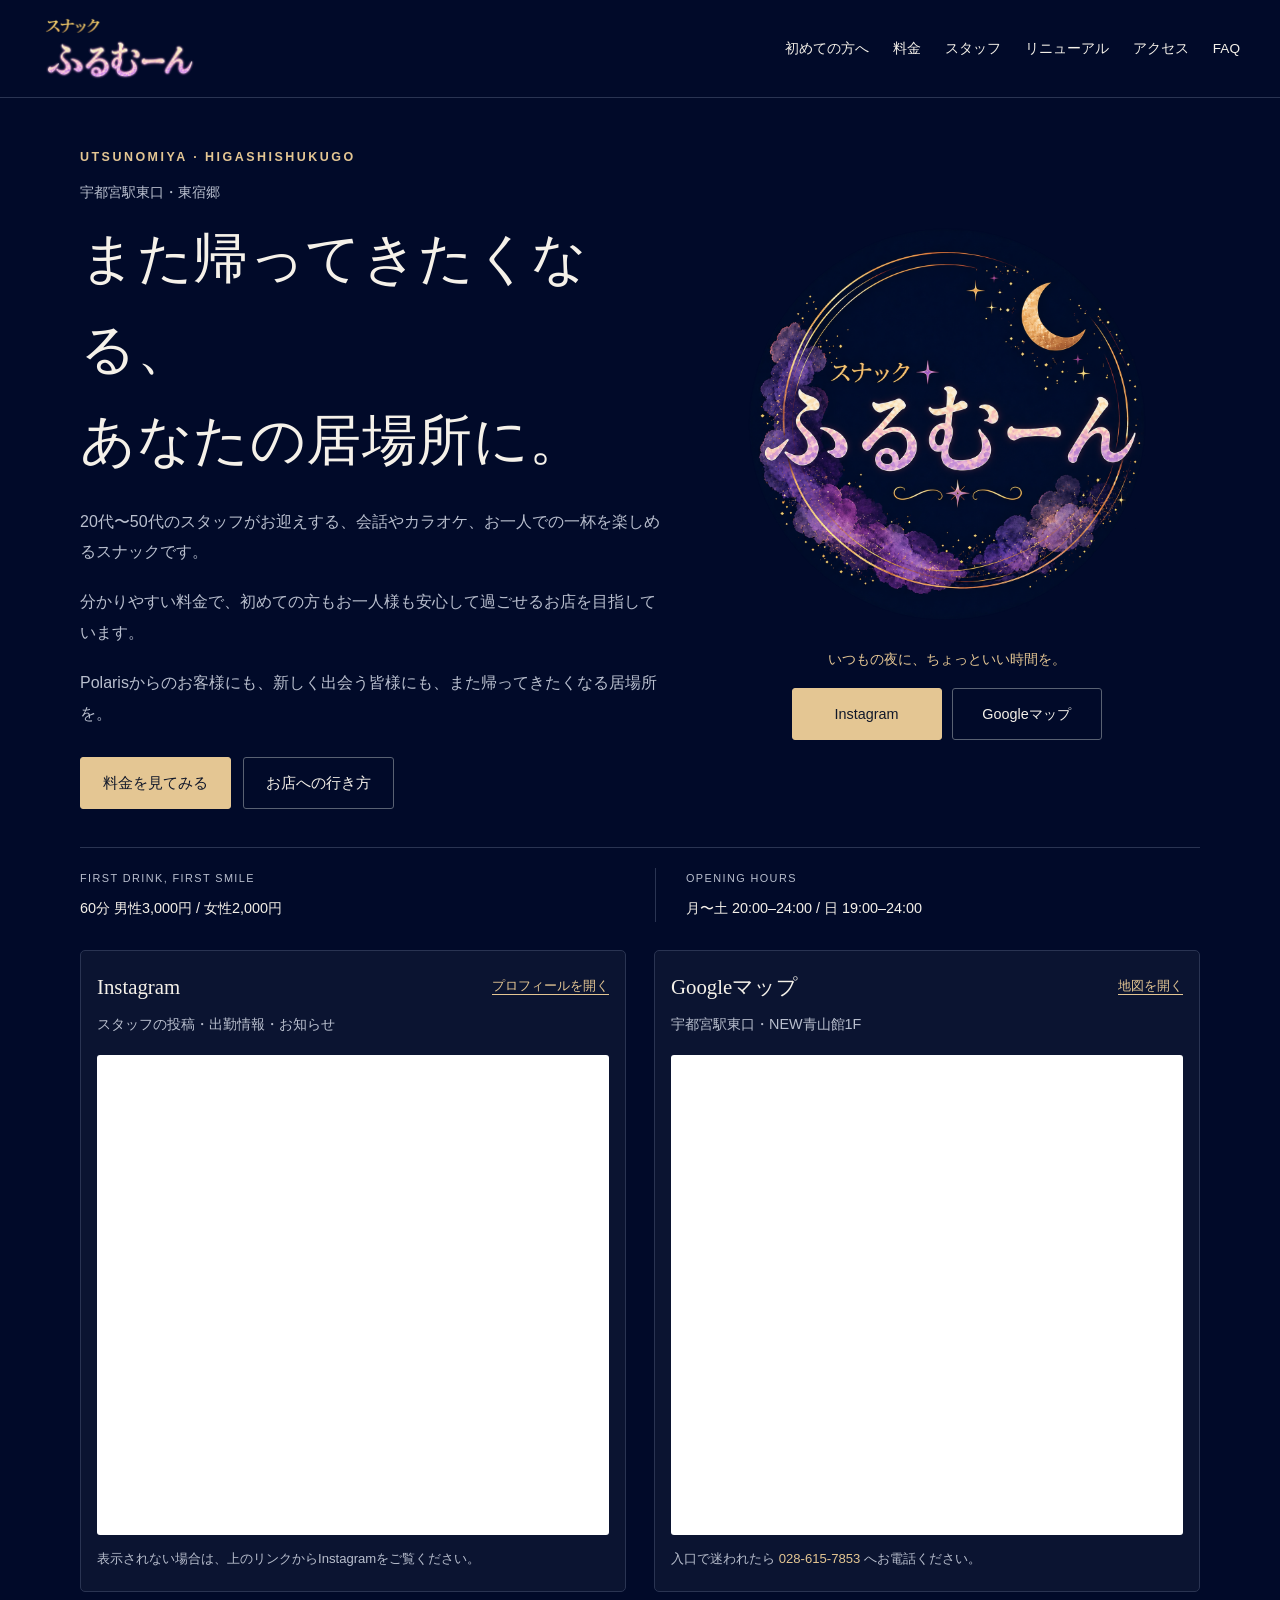
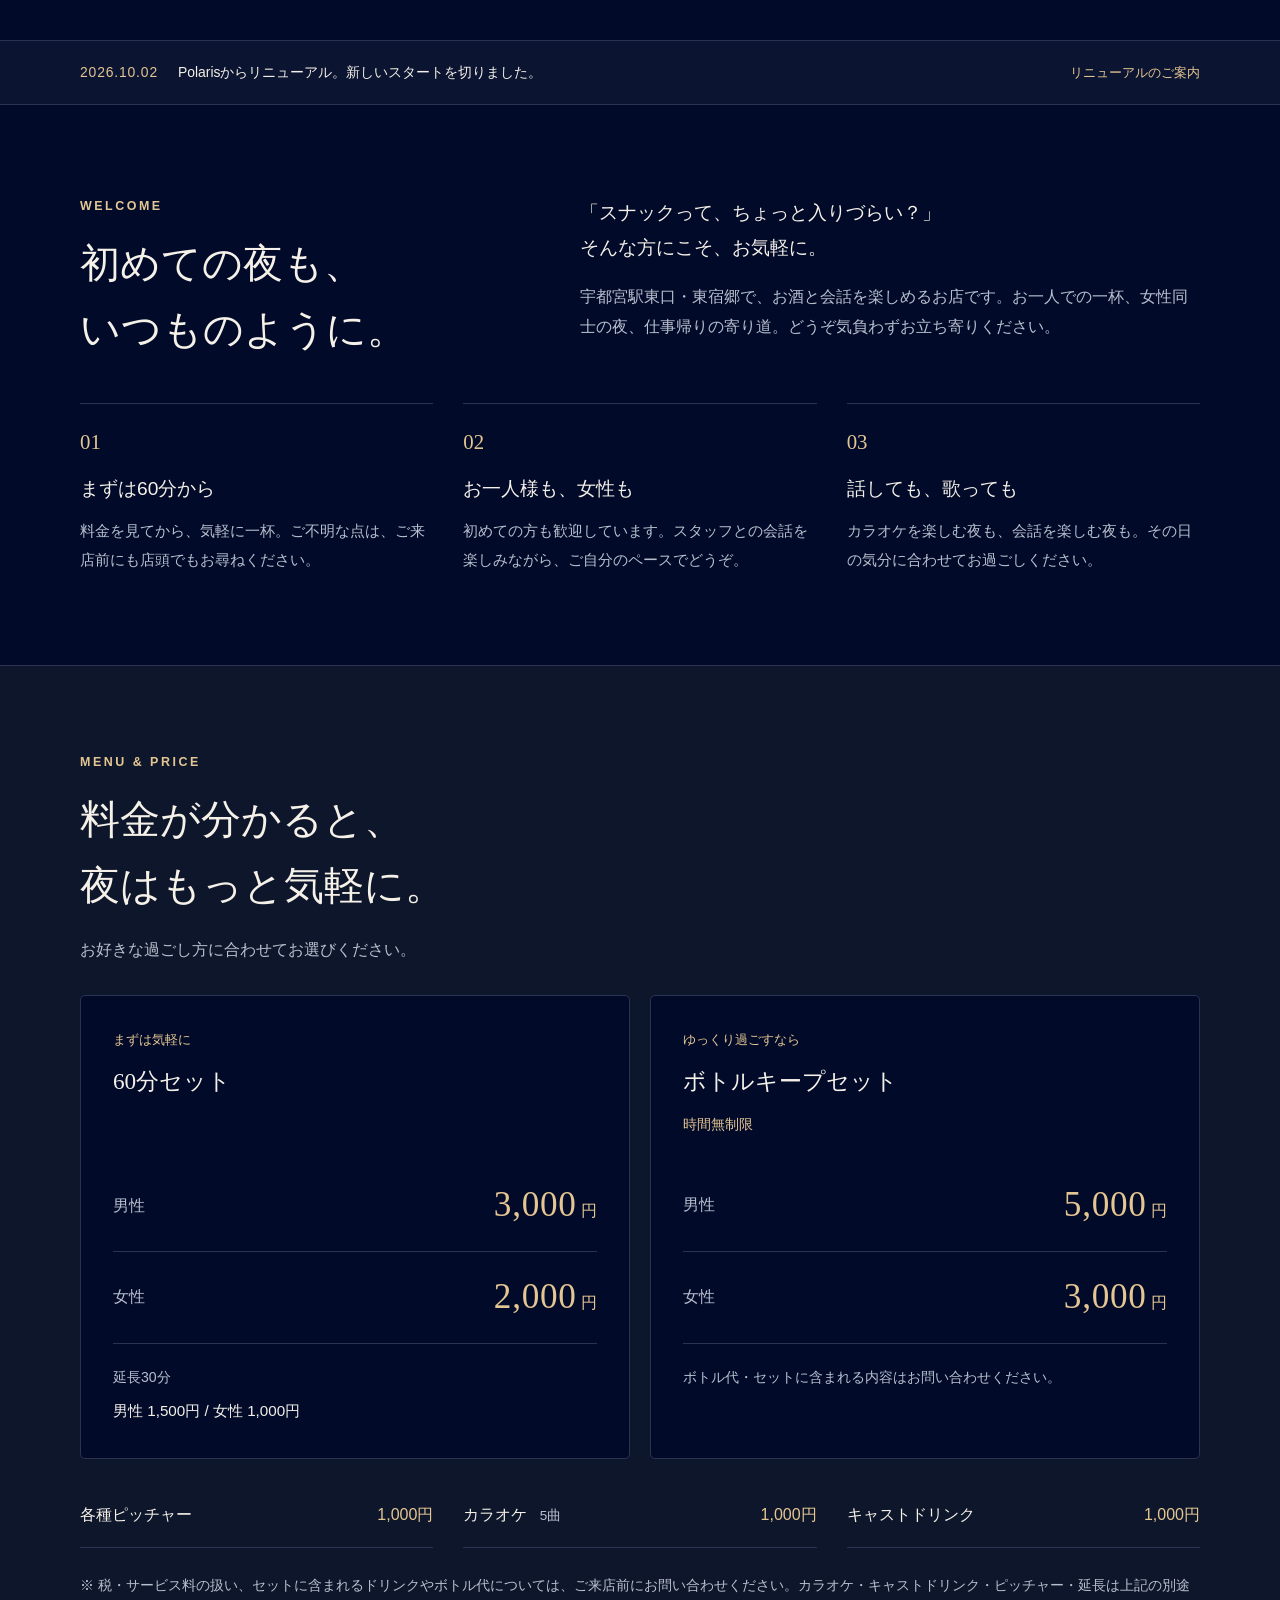
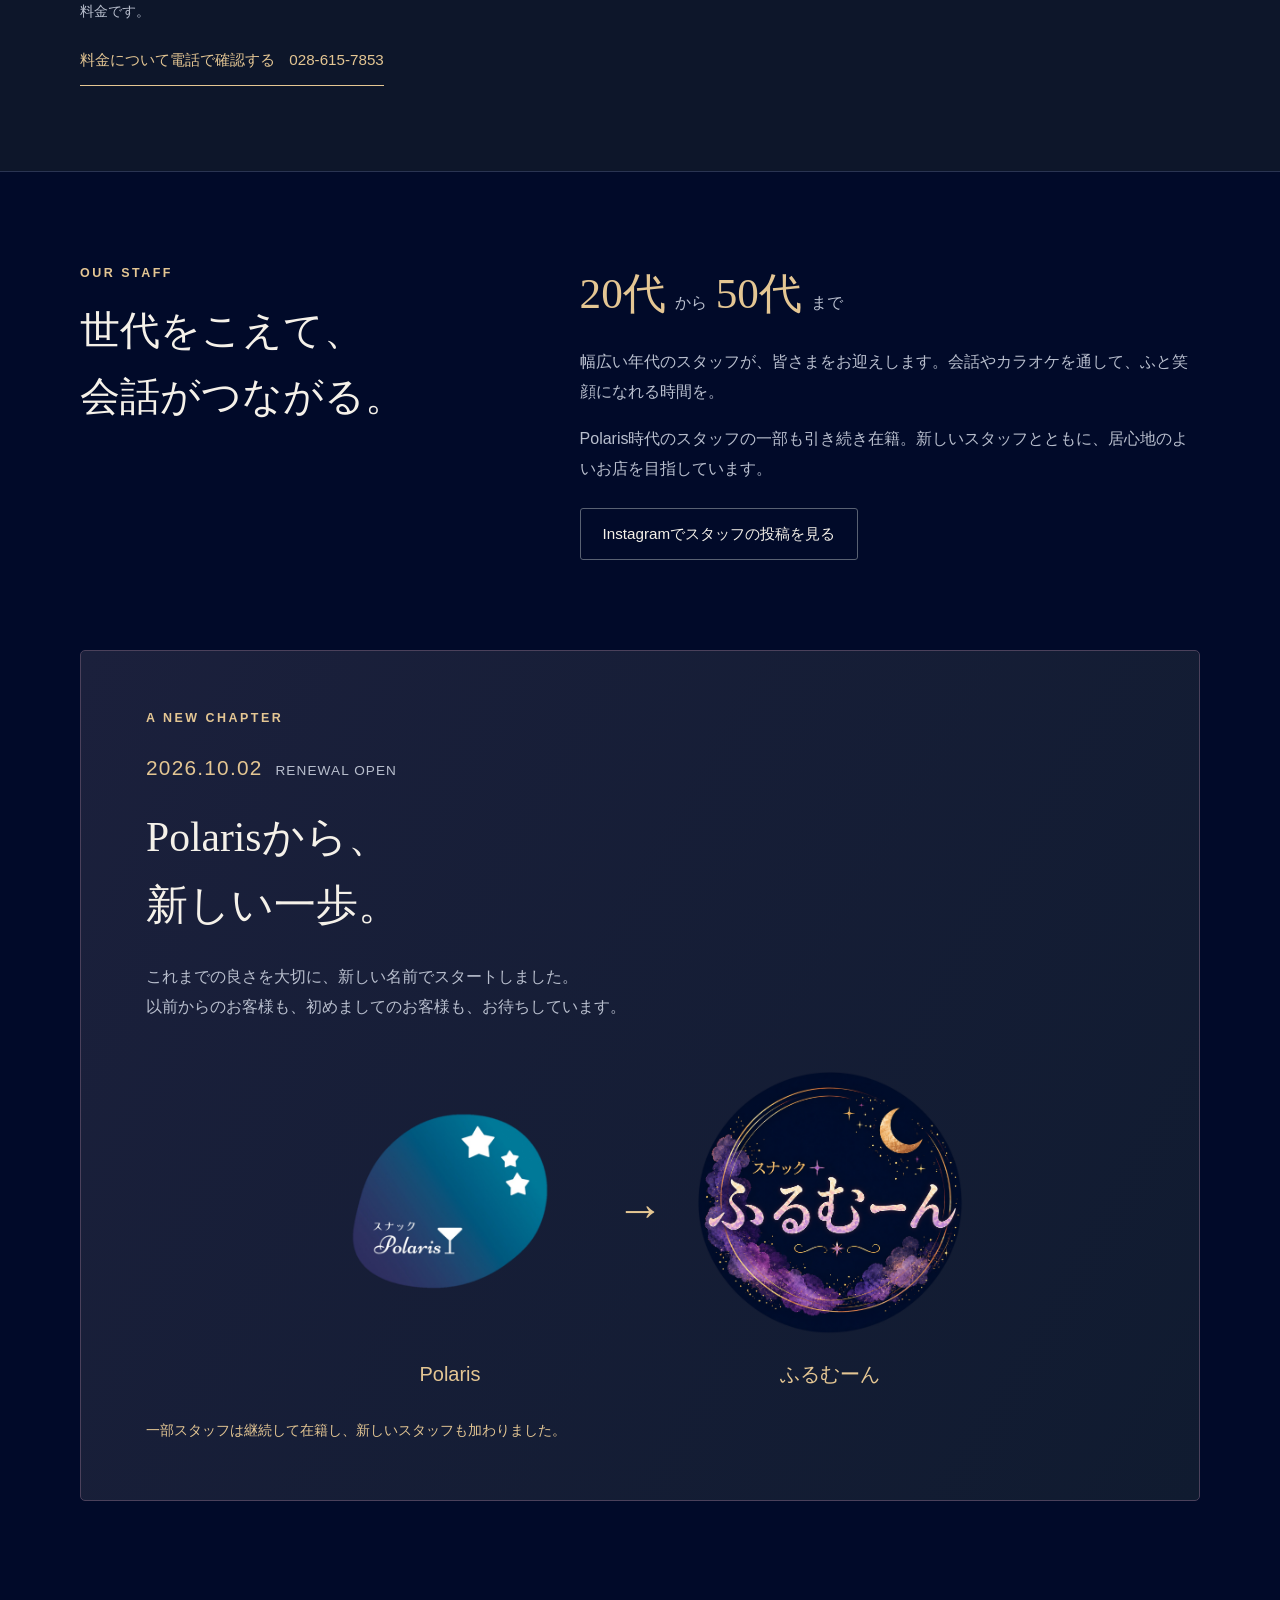
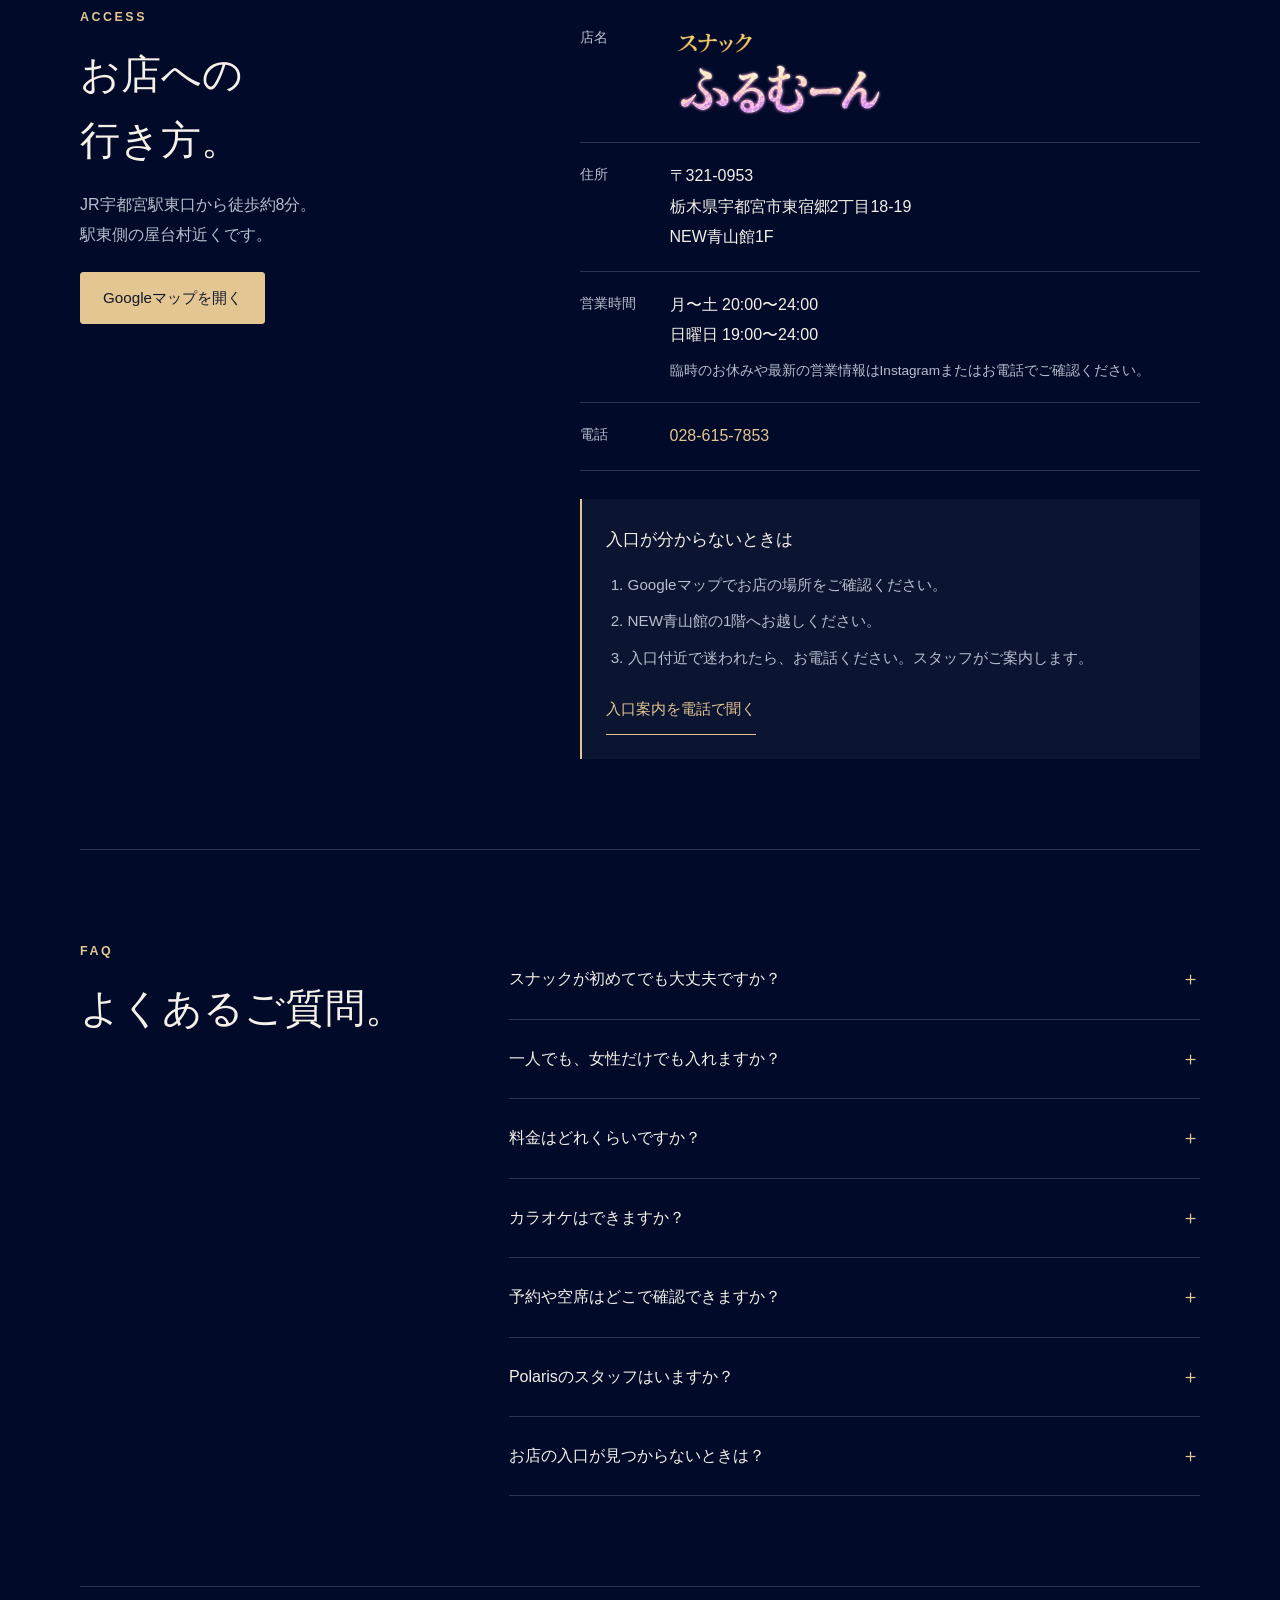
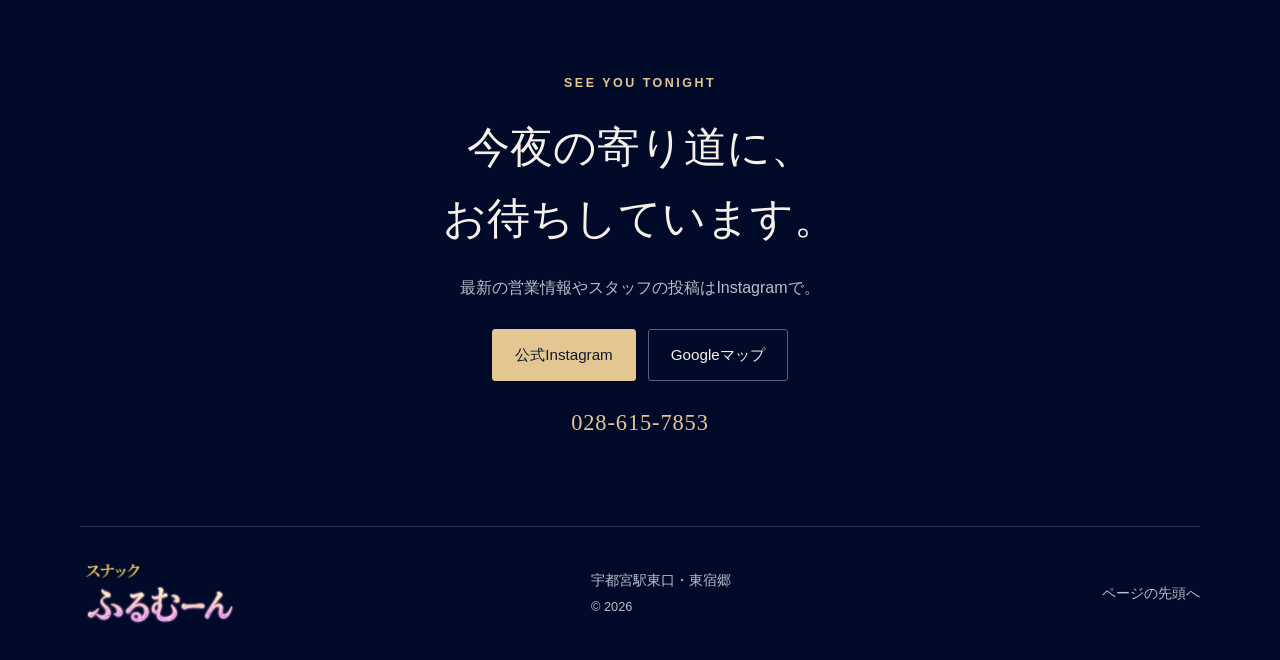
<file: index.html>
<!doctype html>
<html lang="ja">
<head>
  <meta charset="utf-8">
  <meta name="viewport" content="width=device-width, initial-scale=1">
  <meta name="theme-color" content="#010a29">
  <title>宇都宮駅東口・東宿郷のスナック｜スナックふるむーん【公式】</title>
  <meta name="description" content="宇都宮駅東口・東宿郷のスナックふるむーん。初めての方もお一人様も歓迎。60分男性3,000円・女性2,000円。料金、スタッフ、アクセス・入口案内をご紹介。2026年10月2日、Polarisからリニューアル。">
  <link rel="canonical" href="https://bluetacks.github.io/my-brand-homepage/">
  <meta property="og:type" content="website">
  <meta property="og:locale" content="ja_JP">
  <meta property="og:site_name" content="スナックふるむーん">
  <meta property="og:title" content="スナックふるむーん｜宇都宮駅東口・東宿郷">
  <meta property="og:description" content="20代〜50代のスタッフがお迎えする、会話やカラオケ、お一人での一杯を楽しめるスナック。分かりやすい料金で、また帰ってきたくなる居場所を目指しています。">
  <meta property="og:url" content="https://bluetacks.github.io/my-brand-homepage/">
  <meta property="og:image" content="https://bluetacks.github.io/my-brand-homepage/images/ogp.jpg">
  <meta property="og:image:width" content="1200">
  <meta property="og:image:height" content="630">
  <meta property="og:image:alt" content="濃紺に月のロゴ。スナックふるむーん、宇都宮駅東口・東宿郷。">
  <meta name="twitter:card" content="summary_large_image">
  <link rel="icon" href="images/favicon.svg" type="image/svg+xml">
  <link rel="stylesheet" href="style.css">
  <script src="script.js" defer></script>
  <script type="application/ld+json">
  {
    "@context": "https://schema.org",
    "@type": "LocalBusiness",
    "@id": "https://bluetacks.github.io/my-brand-homepage/#business",
    "name": "スナックふるむーん",
    "alternateName": "スナックPolaris",
    "url": "https://bluetacks.github.io/my-brand-homepage/",
    "image": "https://bluetacks.github.io/my-brand-homepage/images/ogp.jpg",
    "logo": "https://bluetacks.github.io/my-brand-homepage/images/logo.webp",
    "description": "宇都宮駅東口・東宿郷のスナック。会話、お酒、カラオケをお楽しみいただけます。2026年10月2日、Polarisからリニューアル。",
    "telephone": "+81-28-615-7853",
    "address": {
      "@type": "PostalAddress",
      "postalCode": "321-0953",
      "addressRegion": "栃木県",
      "addressLocality": "宇都宮市",
      "streetAddress": "東宿郷2丁目18-19 NEW青山館1F",
      "addressCountry": "JP"
    },
    "openingHoursSpecification": [
      {"@type": "OpeningHoursSpecification", "dayOfWeek": ["Monday", "Tuesday", "Wednesday", "Thursday", "Friday", "Saturday"], "opens": "20:00", "closes": "00:00"},
      {"@type": "OpeningHoursSpecification", "dayOfWeek": "Sunday", "opens": "19:00", "closes": "00:00"}
    ],
    "sameAs": ["https://www.instagram.com/furumunsunakku/"],
    "hasMap": "https://www.google.com/maps/place/スナックふるむーん/data=!4m2!3m1!1s0x0:0x87803da4af2d1eab"
  }
  </script>
</head>
<body>
  <a class="skip-link" href="#main">本文へスキップ</a>
  <header class="site-header">
    <a class="brand" href="#top" aria-label="スナックふるむーん TOP"><span class="logo-wordmark logo-wordmark-wide"><img src="images/fullmoon-wordmark.png" width="1296" height="592" alt="スナックふるむーん"></span></a>
    <button class="menu-toggle" type="button" aria-expanded="false" aria-controls="navigation" hidden>メニュー <span aria-hidden="true">＋</span></button>
    <nav id="navigation" aria-label="メインナビゲーション">
      <a href="#welcome">初めての方へ</a><a href="#price">料金</a><a href="#staff">スタッフ</a><a href="#renewal">リニューアル</a><a href="#access">アクセス</a><a href="#faq">FAQ</a>
    </nav>
  </header>
  <main id="main">
    <section class="hero section-wrap" id="top" aria-labelledby="hero-title">
      <div class="hero-copy">
        <p class="eyebrow">UTSUNOMIYA · HIGASHISHUKUGO</p>
        <p class="hero-location">宇都宮駅東口・東宿郷</p>
        <h1 id="hero-title">また帰ってきたくなる、<br>あなたの居場所に。</h1>
        <p class="hero-description">20代〜50代のスタッフがお迎えする、会話やカラオケ、お一人での一杯を楽しめるスナックです。</p>
        <p class="hero-description">分かりやすい料金で、初めての方もお一人様も安心して過ごせるお店を目指しています。</p>
        <p class="hero-description">Polarisからのお客様にも、新しく出会う皆様にも、また帰ってきたくなる居場所を。</p>
        <div class="actions"><a class="button primary" href="#price">料金を見てみる</a><a class="button secondary" href="#access">お店への行き方</a></div>
      </div>
      <figure class="hero-art"><img src="images/fullmoon-renewal.png" width="1254" height="1254" alt="スナックふるむーんのロゴ。金色の月と紫の彩り。" fetchpriority="high"><figcaption>いつもの夜に、ちょっといい時間を。</figcaption><div class="hero-social actions"><a class="button primary" href="https://www.instagram.com/furumunsunakku/" target="_blank" rel="noopener noreferrer">Instagram<span class="sr-only">（新しいタブ）</span></a><a class="button secondary" href="https://www.google.com/maps/place/スナックふるむーん/data=!4m2!3m1!1s0x0:0x87803da4af2d1eab" target="_blank" rel="noopener noreferrer">Googleマップ<span class="sr-only">（新しいタブ）</span></a></div></figure>
      <div class="hero-facts"><p><span>FIRST DRINK, FIRST SMILE</span>60分 <strong>男性3,000円 / 女性2,000円</strong></p><p><span>OPENING HOURS</span>月〜土 <strong>20:00–24:00</strong> / 日 <strong>19:00–24:00</strong></p></div>
    </section>
    <section class="section-wrap social-previews" aria-label="InstagramとGoogleマップのプレビュー">
      <article class="preview-card instagram-preview"><div class="preview-heading"><h2>Instagram</h2><a href="https://www.instagram.com/furumunsunakku/" target="_blank" rel="noopener noreferrer">プロフィールを開く<span class="sr-only">（新しいタブ）</span></a></div><p>スタッフの投稿・出勤情報・お知らせ</p><iframe title="公式Instagramのプロフィールと投稿プレビュー" src="https://www.instagram.com/furumunsunakku/embed/" width="540" height="500" loading="lazy" referrerpolicy="strict-origin-when-cross-origin"></iframe><p class="embed-note">表示されない場合は、上のリンクからInstagramをご覧ください。</p></article>
      <article class="preview-card map-preview"><div class="preview-heading"><h2>Googleマップ</h2><a href="https://www.google.com/maps/place/スナックふるむーん/data=!4m2!3m1!1s0x0:0x87803da4af2d1eab" target="_blank" rel="noopener noreferrer">地図を開く<span class="sr-only">（新しいタブ）</span></a></div><p>宇都宮駅東口・NEW青山館1F</p><iframe title="店舗の場所を示すGoogleマップ" src="https://www.google.com/maps/embed?pb=!1m18!1m12!1m3!1d3204.8958335977395!2d139.9028676!3d36.5566245!2m3!1f0!2f0!3f0!3m2!1i1024!2i768!4f13.1!3m3!1m2!1s0x601f670007b84c5d%3A0x87803da4af2d1eab!2z44K544OK44OD44Kv44G144KL44KA44O844KT!5e0!3m2!1sja!2sjp!4v1791189554505!5m2!1sja!2sjp" width="600" height="500" allowfullscreen loading="lazy" referrerpolicy="strict-origin-when-cross-origin"></iframe><p class="embed-note">入口で迷われたら <a href="tel:0286157853">028-615-7853</a> へお電話ください。</p></article>
    </section>
    <div class="renewal-bar"><a href="#renewal"><time datetime="2026-10-02">2026.10.02</time><span>Polarisからリニューアル。新しいスタートを切りました。</span><span class="bar-label">リニューアルのご案内</span></a></div>

    <section class="section-wrap content-section" id="welcome" aria-labelledby="welcome-title">
      <div class="section-heading"><p class="eyebrow">WELCOME</p><h2 id="welcome-title">初めての夜も、<br>いつものように。</h2></div>
      <div class="welcome-copy"><p class="lead">「スナックって、ちょっと入りづらい？」<br>そんな方にこそ、お気軽に。</p><p>宇都宮駅東口・東宿郷で、お酒と会話を楽しめるお店です。お一人での一杯、女性同士の夜、仕事帰りの寄り道。どうぞ気負わずお立ち寄りください。</p></div>
      <div class="welcome-grid">
        <article><span class="section-number">01</span><h3>まずは60分から</h3><p>料金を見てから、気軽に一杯。ご不明な点は、ご来店前にも店頭でもお尋ねください。</p></article>
        <article><span class="section-number">02</span><h3>お一人様も、女性も</h3><p>初めての方も歓迎しています。スタッフとの会話を楽しみながら、ご自分のペースでどうぞ。</p></article>
        <article><span class="section-number">03</span><h3>話しても、歌っても</h3><p>カラオケを楽しむ夜も、会話を楽しむ夜も。その日の気分に合わせてお過ごしください。</p></article>
      </div>
    </section>

    <section class="price-section" id="price" aria-labelledby="price-title"><div class="section-wrap">
      <div class="section-heading"><p class="eyebrow">MENU & PRICE</p><h2 id="price-title">料金が分かると、<br>夜はもっと気軽に。</h2><p>お好きな過ごし方に合わせてお選びください。</p></div>
      <div class="price-grid">
        <article class="price-card"><p class="plan-label">まずは気軽に</p><h3>60分セット</h3><dl class="price-list"><div><dt>男性</dt><dd><strong>3,000</strong> 円</dd></div><div><dt>女性</dt><dd><strong>2,000</strong> 円</dd></div></dl><div class="extension"><h4>延長30分</h4><p>男性 <strong>1,500円</strong><span> / </span>女性 <strong>1,000円</strong></p></div></article>
        <article class="price-card"><p class="plan-label">ゆっくり過ごすなら</p><h3>ボトルキープセット</h3><p class="time-label">時間無制限</p><dl class="price-list"><div><dt>男性</dt><dd><strong>5,000</strong> 円</dd></div><div><dt>女性</dt><dd><strong>3,000</strong> 円</dd></div></dl><p class="small-text">ボトル代・セットに含まれる内容はお問い合わせください。</p></article>
      </div>
      <dl class="extras"><div><dt>各種ピッチャー</dt><dd>1,000円</dd></div><div><dt>カラオケ <small>5曲</small></dt><dd>1,000円</dd></div><div><dt>キャストドリンク</dt><dd>1,000円</dd></div></dl>
      <p class="price-note">※ 税・サービス料の扱い、セットに含まれるドリンクやボトル代については、ご来店前にお問い合わせください。カラオケ・キャストドリンク・ピッチャー・延長は上記の別途料金です。</p>
      <a class="text-link" href="tel:0286157853">料金について電話で確認する <span>028-615-7853</span></a>
    </div></section>

    <section class="section-wrap content-section staff-section" id="staff" aria-labelledby="staff-title">
      <div class="section-heading"><p class="eyebrow">OUR STAFF</p><h2 id="staff-title">世代をこえて、<br>会話がつながる。</h2></div>
      <div class="staff-copy"><p class="staff-age">20代<span>から</span>50代<span>まで</span></p><p>幅広い年代のスタッフが、皆さまをお迎えします。会話やカラオケを通して、ふと笑顔になれる時間を。</p><p>Polaris時代のスタッフの一部も引き続き在籍。新しいスタッフとともに、居心地のよいお店を目指しています。</p><a class="button secondary" href="https://www.instagram.com/furumunsunakku/" target="_blank" rel="noopener noreferrer">Instagramでスタッフの投稿を見る<span class="sr-only">（新しいタブ）</span></a></div>
    </section>

    <section class="section-wrap renewal-section" id="renewal" aria-labelledby="renewal-title"><div class="renewal-inner">
      <p class="eyebrow">A NEW CHAPTER</p><p class="renewal-date"><time datetime="2026-10-02">2026.10.02</time> RENEWAL OPEN</p><h2 id="renewal-title">Polarisから、<br>新しい一歩。</h2><p>これまでの良さを大切に、新しい名前でスタートしました。<br class="desktop-break">以前からのお客様も、初めましてのお客様も、お待ちしています。</p><div class="renewal-transition" role="group" aria-label="Polarisからふるむーんへリニューアル"><figure class="renewal-brand"><img src="images/polaris-renewal.png" width="618" height="540" alt="旧店名 スナックPolarisのロゴ" loading="lazy"><figcaption>Polaris</figcaption></figure><span class="renewal-arrow" aria-hidden="true">→</span><figure class="renewal-brand"><img src="images/fullmoon-renewal.png" width="1254" height="1254" alt="新店名 スナックふるむーんのロゴ" loading="lazy"><figcaption>ふるむーん</figcaption></figure></div><p class="renewal-footnote">一部スタッフは継続して在籍し、新しいスタッフも加わりました。</p>
    </div></section>

    <section class="section-wrap content-section access-section" id="access" aria-labelledby="access-title">
      <div class="section-heading"><p class="eyebrow">ACCESS</p><h2 id="access-title">お店への<br>行き方。</h2><p>JR宇都宮駅東口から徒歩約8分。<br>駅東側の屋台村近くです。</p><a class="button primary" href="https://www.google.com/maps/place/スナックふるむーん/data=!4m2!3m1!1s0x0:0x87803da4af2d1eab" target="_blank" rel="noopener noreferrer">Googleマップを開く<span class="sr-only">（新しいタブ）</span></a></div>
      <div class="access-detail"><dl class="shop-details"><div><dt>店名</dt><dd><span class="logo-wordmark logo-wordmark-wide"><img src="images/fullmoon-wordmark.png" width="1296" height="592" alt="スナックふるむーん"></span></dd></div><div><dt>住所</dt><dd><address>〒321-0953<br>栃木県宇都宮市東宿郷2丁目18-19<br>NEW青山館1F</address></dd></div><div><dt>営業時間</dt><dd>月〜土 20:00〜24:00<br>日曜日 19:00〜24:00<br><small>臨時のお休みや最新の営業情報はInstagramまたはお電話でご確認ください。</small></dd></div><div><dt>電話</dt><dd><a href="tel:0286157853">028-615-7853</a></dd></div></dl>
        <div class="entrance-guide"><h3>入口が分からないときは</h3><ol><li>Googleマップでお店の場所をご確認ください。</li><li>NEW青山館の1階へお越しください。</li><li>入口付近で迷われたら、お電話ください。スタッフがご案内します。</li></ol><a class="text-link" href="tel:0286157853">入口案内を電話で聞く</a></div>
      </div>
    </section>

    <section class="section-wrap faq-section" id="faq" aria-labelledby="faq-title"><div class="section-heading"><p class="eyebrow">FAQ</p><h2 id="faq-title">よくあるご質問。</h2></div>
      <div class="faq-list">
        <details><summary>スナックが初めてでも大丈夫ですか？</summary><p>はい、初めての方も歓迎しています。料金や過ごし方について、分からないことはお気軽にスタッフへお尋ねください。</p></details>
        <details><summary>一人でも、女性だけでも入れますか？</summary><p>お一人様も、女性同士でのご来店も歓迎しています。お酒や会話を楽しみながら、ご自分のペースでお過ごしください。</p></details>
        <details><summary>料金はどれくらいですか？</summary><p>60分セットは男性3,000円・女性2,000円。延長30分は男性1,500円・女性1,000円です。ボトルキープセットや追加メニューは<a href="#price">料金一覧</a>をご覧ください。税・サービス料やセット内容はお問い合わせください。</p></details>
        <details><summary>カラオケはできますか？</summary><p>はい、カラオケは5曲1,000円です。歌って楽しみたい方も、会話を楽しみたい方も、お気軽にどうぞ。</p></details>
        <details><summary>予約や空席はどこで確認できますか？</summary><p>お電話（<a href="tel:0286157853">028-615-7853</a>）または<a href="https://www.instagram.com/furumunsunakku/" target="_blank" rel="noopener noreferrer">InstagramのDM<span class="sr-only">（新しいタブ）</span></a>でお問い合わせください。お急ぎの場合はお電話をご利用ください。</p></details>
        <details><summary>Polarisのスタッフはいますか？</summary><p>以前のスタッフの一部は引き続き在籍しています。出勤状況については、店舗へお問い合わせください。</p></details>
        <details><summary>お店の入口が見つからないときは？</summary><p>NEW青山館1階にあります。場所や入口が分からない場合は、<a href="tel:0286157853">028-615-7853</a>へお電話ください。スタッフがご案内します。</p></details>
      </div>
    </section>

    <section class="contact-section section-wrap" aria-labelledby="contact-title"><p class="eyebrow">SEE YOU TONIGHT</p><h2 id="contact-title">今夜の寄り道に、<br>お待ちしています。</h2><p>最新の営業情報やスタッフの投稿はInstagramで。</p><div class="actions"><a class="button primary" href="https://www.instagram.com/furumunsunakku/" target="_blank" rel="noopener noreferrer">公式Instagram<span class="sr-only">（新しいタブ）</span></a><a class="button secondary" href="https://www.google.com/maps/place/スナックふるむーん/data=!4m2!3m1!1s0x0:0x87803da4af2d1eab" target="_blank" rel="noopener noreferrer">Googleマップ<span class="sr-only">（新しいタブ）</span></a></div><a class="phone-link" href="tel:0286157853">028-615-7853</a></section>
  </main>
  <footer class="site-footer section-wrap"><a class="brand" href="#top"><span class="logo-wordmark logo-wordmark-wide"><img src="images/fullmoon-wordmark.png" width="1296" height="592" alt="スナックふるむーん"></span></a><p>宇都宮駅東口・東宿郷<br><small class="copyright">© 2026</small></p><a href="#top">ページの先頭へ</a></footer>
  <nav class="mobile-actions" aria-label="来店ショートカット"><a href="#price">料金を見る</a><a href="https://www.instagram.com/furumunsunakku/" target="_blank" rel="noopener noreferrer">Instagram<span class="sr-only">（新しいタブ）</span></a><a href="https://www.google.com/maps/place/スナックふるむーん/data=!4m2!3m1!1s0x0:0x87803da4af2d1eab" target="_blank" rel="noopener noreferrer">地図を開く<span class="sr-only">（新しいタブ）</span></a></nav>
</body>
</html>
</file>
<file: style.css>
/* Mobile first. No external fonts or framework dependencies. */
:root{color-scheme:dark;--bg:#080e20;--panel:#111b31;--text:#f5f1e9;--muted:#b9bfce;--gold:#e4c693;--line:#30394a;--serif:"Yu Mincho","Hiragino Mincho ProN",Georgia,serif;--sans:"Yu Gothic","Hiragino Kaku Gothic ProN",Meiryo,sans-serif}
*{box-sizing:border-box}html{scroll-behavior:smooth;scroll-padding-top:105px}body{margin:0;background:var(--bg);color:var(--text);font:16px/1.9 var(--sans);overflow-wrap:anywhere}a{color:inherit;text-decoration:none}button{font:inherit}img{display:block;max-width:100%;height:auto}h1,h2,h3,h4,p,figure{margin:0}h1,h2{font-family:var(--serif);font-weight:500;line-height:1.65}h3{font-size:1.2rem;font-weight:500}p+p{margin-top:1rem}a,button,summary{-webkit-tap-highlight-color:transparent}a:focus-visible,button:focus-visible,summary:focus-visible{outline:3px solid var(--gold);outline-offset:5px}a:hover{color:var(--gold)}.section-wrap{width:min(1120px,calc(100% - 40px));margin-inline:auto}.eyebrow{font-size:.78rem;letter-spacing:.2em;color:var(--gold);font-weight:600}.button{display:inline-flex;align-items:center;justify-content:center;min-height:52px;padding:12px 22px;border:1px solid var(--gold);border-radius:3px;font-size:.95rem;line-height:1.6;text-align:center;transition:background .2s,color .2s}.primary{background:var(--gold);color:#11182a}.primary:hover{background:#f2dab1;color:#11182a}.secondary{color:var(--text);border-color:#596172;background:transparent}.secondary:hover{background:var(--panel);color:var(--gold)}.actions{display:flex;flex-wrap:wrap;gap:12px}.text-link{display:inline-block;padding-block:10px;border-bottom:1px solid var(--gold);color:var(--gold);font-size:.95rem}.text-link span{display:block}.small-text,.price-note{font-size:.88rem;color:var(--muted)}.sr-only{position:absolute;width:1px;height:1px;padding:0;margin:-1px;overflow:hidden;clip:rect(0,0,0,0);white-space:nowrap;border:0}.skip-link{position:fixed;z-index:100;top:-100px;left:15px;background:var(--gold);color:var(--bg);padding:10px 18px}.skip-link:focus{top:10px}
.site-header{position:relative;z-index:10;display:flex;align-items:center;justify-content:space-between;flex-wrap:wrap;gap:14px;padding:20px;border-bottom:1px solid var(--line);background:var(--bg)}.brand{display:flex;align-items:center;gap:10px;font-family:var(--serif);font-size:1.3rem;white-space:nowrap;line-height:1.25}.brand small{display:block;font-family:var(--sans);font-size:.6rem;letter-spacing:.16em;margin-bottom:6px;color:var(--gold)}.brand-mark{font-size:2.4rem;color:var(--gold);line-height:1}.menu-toggle{border:1px solid var(--line);border-radius:3px;background:transparent;color:var(--text);padding:8px 12px;min-height:44px;font-size:.88rem;cursor:pointer}.menu-toggle span{margin-left:8px;color:var(--gold)}#navigation{display:flex;gap:4px 16px;flex-wrap:wrap;width:100%;font-size:.9rem}#navigation a{display:block;padding:6px 0}.js-enabled #navigation{display:none}.js-enabled #navigation.is-open{display:flex}
.hero{padding-top:44px;padding-bottom:24px;display:grid;gap:28px}.hero-location{font-size:.9rem;color:var(--muted);margin-top:15px}.hero h1{font-size:clamp(2.1rem,8vw,3.25rem);letter-spacing:.01em;margin-top:16px}.hero h1 span{color:var(--gold)}.hero-description{color:var(--muted);font-size:.95rem;margin-top:20px}.hero .actions{margin-top:28px}.hero-note{font-size:.85rem;color:var(--muted);margin-top:14px}.hero-art{max-width:420px;width:100%;margin-inline:auto}.hero-art img{width:100%;border-radius:6px}.hero-art figcaption{text-align:center;font: .9rem/1.8 var(--serif);color:var(--gold);margin-top:12px}.hero-facts{border-top:1px solid var(--line);padding-top:20px;display:grid;gap:16px;font-size:.9rem}.hero-facts p+p{margin:0}.hero-facts span{display:block;font-size:.68rem;color:var(--muted);letter-spacing:.13em;margin-bottom:6px}.hero-facts strong{font-weight:500}.renewal-bar{background:var(--panel);border-block:1px solid var(--line);font-size:.87rem}.renewal-bar a{width:min(1120px,calc(100% - 40px));display:flex;flex-wrap:wrap;gap:8px 20px;margin:auto;padding:18px 0}.renewal-bar time{color:var(--gold);letter-spacing:.06em}.bar-label{color:var(--gold);font-size:.8rem}
.content-section,.faq-section{padding-block:64px;display:grid;gap:28px}.section-heading h2{font-size:clamp(1.8rem,6.6vw,2.5rem);margin-top:12px}.section-heading>p:not(.eyebrow){color:var(--muted);margin-top:16px}.welcome-copy{color:var(--muted)}.lead{font:1.17rem/1.9 var(--serif);color:var(--text)}.welcome-grid{display:grid;gap:24px}.welcome-grid article{border-top:1px solid var(--line);padding-top:22px}.section-number{color:var(--gold);font:1.3rem/1.5 Georgia,serif}.welcome-grid h3{margin-top:12px}.welcome-grid p{color:var(--muted);font-size:.95rem;margin-top:10px}
.price-section{padding-block:64px;background:#0d162a;border-block:1px solid var(--line)}.price-grid{display:grid;gap:20px;margin-top:30px}.price-card{background:var(--bg);border:1px solid var(--line);border-radius:5px;padding:25px 22px}.plan-label{font-size:.82rem;color:var(--gold);margin-bottom:6px}.price-card h3{font-family:var(--serif);font-size:1.45rem}.price-list{margin:22px 0 0}.price-list>div{display:flex;align-items:center;justify-content:space-between;gap:12px;padding-block:12px;border-bottom:1px solid var(--line)}.price-list dt{color:var(--muted)}.price-list dd{margin:0;color:var(--gold);white-space:nowrap}.price-list strong{font-family:Georgia,serif;font-size:2.2rem;font-weight:400;letter-spacing:.02em}.extension{padding-top:20px;font-size:.95rem}.extension h4{color:var(--muted);font-size:.88rem;font-weight:400}.extension strong{font-weight:500}.extension p{margin-top:6px}.time-label{font-size:.88rem;color:var(--gold);margin-top:8px}.price-card .small-text{margin-top:20px}.extras{margin:24px 0 0;display:grid}.extras>div{display:flex;align-items:center;justify-content:space-between;gap:16px;border-bottom:1px solid var(--line);padding-block:17px}.extras dt small{font-size:.85rem;color:var(--muted);margin-left:8px}.extras dd{margin:0;color:var(--gold);white-space:nowrap}.price-note{margin-top:24px;line-height:1.85}.price-section .text-link{margin-top:12px}
.staff-copy{color:var(--muted)}.staff-age{font:2.7rem/1.5 var(--serif);color:var(--gold);margin-bottom:20px}.staff-age span{font:1rem/1.5 var(--sans);color:var(--muted);margin:0 9px}.staff-copy .button{margin-top:24px}.renewal-section{padding-block:0 32px}.renewal-inner{padding:40px 24px;background:linear-gradient(120deg,#1b203c,#101b30);border:1px solid #4b415b;border-radius:5px}.renewal-date{font: .85rem/1.8 var(--sans);letter-spacing:.08em;color:var(--muted);margin-top:18px}.renewal-date time{color:var(--gold);font-size:1.3rem;letter-spacing:.06em;margin-right:8px}.renewal-inner h2{font-size:clamp(1.8rem,6.6vw,2.6rem);margin-top:16px}.renewal-inner h2+p{color:var(--muted);margin-top:22px}.renewal-footnote{color:var(--gold);font-size:.9rem}.desktop-break{display:none}
.access-section{border-bottom:1px solid var(--line)}.access-section .button{margin-top:22px}.shop-details{margin:0}.shop-details>div{display:grid;grid-template-columns:80px 1fr;gap:10px;padding-block:18px;border-bottom:1px solid var(--line)}.shop-details dt{color:var(--muted);font-size:.9rem}.shop-details dd{margin:0}.shop-details address{font-style:normal}.shop-details small{display:block;color:var(--muted);font-size:.85rem;margin-top:8px}.shop-details dd a{color:var(--gold)}.entrance-guide{margin-top:28px;padding:24px;background:var(--panel);border-left:2px solid var(--gold)}.entrance-guide h3{font-size:1.08rem}.entrance-guide ol{padding-left:22px;color:var(--muted);font-size:.95rem;margin-bottom:12px}.entrance-guide li+li{margin-top:8px}
.faq-section{border-bottom:1px solid var(--line)}.faq-list details{border-bottom:1px solid var(--line)}.faq-list summary{list-style:none;cursor:pointer;display:flex;gap:20px;align-items:center;justify-content:space-between;padding:21px 0;font-size:1rem}.faq-list summary::-webkit-details-marker{display:none}.faq-list summary::after{content:"＋";color:var(--gold);font-size:1.2rem;flex-shrink:0}.faq-list details[open] summary::after{content:"−"}.faq-list details[open] summary{color:var(--gold)}.faq-list details p{padding:0 0 24px;color:var(--muted);font-size:.95rem}.faq-list details p a{color:var(--gold);text-decoration:underline;text-underline-offset:4px}.contact-section{text-align:center;padding-block:68px}.contact-section h2{font-size:clamp(1.9rem,7vw,2.7rem);margin-top:16px}.contact-section h2+p{color:var(--muted);margin-top:18px}.contact-section .actions{justify-content:center;margin-top:26px}.phone-link{display:inline-block;margin-top:24px;color:var(--gold);font:1.4rem/1.6 Georgia,serif;letter-spacing:.04em}.site-footer{padding-block:30px 108px;border-top:1px solid var(--line);display:grid;gap:22px;color:var(--muted);font-size:.85rem}.site-footer .brand{color:var(--text)}.site-footer p{margin:0}.site-footer small{font-size:.8rem}.mobile-actions{position:fixed;z-index:20;bottom:0;left:0;right:0;display:grid;grid-template-columns:repeat(3,1fr);background:#10192c;border-top:1px solid #586070;padding:7px 10px calc(7px + env(safe-area-inset-bottom));box-shadow:0 -5px 25px #080e2066}.mobile-actions a{display:flex;justify-content:center;align-items:center;min-height:46px;font-size:.85rem}.mobile-actions a+a{border-left:1px solid var(--line)}.mobile-actions a:last-child{color:var(--gold)}
@media(min-width:700px){.section-wrap{width:min(1120px,calc(100% - 80px))}.site-header{padding-inline:40px}.hero{grid-template-columns:1.15fr 1fr;align-items:center;gap:35px;padding-top:64px;padding-bottom:28px}.hero h1{font-size:clamp(2.5rem,4.3vw,3.5rem)}.hero-art{max-width:480px}.hero-facts{grid-column:1/-1;grid-template-columns:1fr 1fr;gap:30px;margin-top:20px}.hero-facts p+p{border-left:1px solid var(--line);padding-left:30px}.content-section{grid-template-columns:1fr 1.35fr;gap:40px}.welcome-grid{grid-column:1/-1;grid-template-columns:repeat(3,1fr);gap:30px}.price-grid{grid-template-columns:1fr 1fr}.price-card{padding:32px}.price-card .time-label{margin-top:8px}.price-card:first-child .price-list{margin-top:57px}.extras{grid-template-columns:repeat(3,1fr);gap:30px}.extras>div{flex-wrap:wrap;gap:8px}.renewal-inner{padding:50px}.desktop-break{display:block}.faq-section{grid-template-columns:1fr 1.8fr;gap:45px}.mobile-actions{display:none}.site-footer{grid-template-columns:1fr 1fr auto;align-items:center;padding-bottom:30px}.renewal-bar a{width:min(1120px,calc(100% - 80px));align-items:center}.bar-label{margin-left:auto}}
@media(min-width:1050px){.site-header{padding:23px max(40px,calc((100% - 1200px)/2))}.menu-toggle{display:none!important}#navigation,.js-enabled #navigation{display:flex;width:auto;gap:24px;font-size:.85rem}.hero{padding-top:72px;gap:38px 60px;min-height:650px}.hero-location{margin-top:22px}.hero-description{font-size:1rem}.hero-art{max-width:490px}.hero-facts{margin-top:8px}.content-section,.faq-section{padding-block:90px}.price-section{padding-block:85px}.renewal-inner{padding:56px 65px}.renewal-section{padding-bottom:15px}.contact-section{padding-block:85px}.text-link span{display:inline;margin-left:10px}}
@media(prefers-reduced-motion:reduce){html{scroll-behavior:auto}.button{transition:none}}

/* Authentic Drive logo: preserve the complete artwork and its transparency. */
:root{--bg:#010a29;--panel:#0b1431;--line:#2a3452}
.logo-wordmark{display:inline-block;width:128px;vertical-align:middle;flex-shrink:0}
.logo-wordmark img{position:static;display:block;width:100%;height:auto;aspect-ratio:1;object-fit:contain}
.brand{display:block;line-height:1}.brand .logo-wordmark{width:64px}
.site-header{padding-block:12px}.logo-heading{width:170px;max-width:100%}
.hero-art img{border-radius:0;width:100%;height:auto;aspect-ratio:1;object-fit:contain}
.hero-art{grid-row:1;max-width:300px}.hero-art img{max-width:240px;margin-inline:auto}.hero-art figcaption{margin-top:12px}
.hero-social.actions{margin-top:16px;justify-content:center;flex-wrap:nowrap;gap:10px}.hero-social .button{padding:10px 14px;font-size:.9rem;flex:1;white-space:nowrap}
.hero{padding-top:22px;gap:30px}.hero-copy{grid-row:2}.hero-copy .hero-location{margin-top:9px}.hero-copy h1{margin-top:8px}.hero-facts{grid-row:3}
.renewal-bar a{align-items:center}.renewal-logo{margin-top:24px}.shop-details .logo-wordmark{width:140px}
.social-previews{display:grid;gap:24px;padding-bottom:36px}.preview-card{min-width:0;border:1px solid var(--line);border-radius:5px;background:var(--panel);padding:20px 16px}.preview-heading{display:flex;align-items:center;justify-content:space-between;gap:12px}.preview-heading h2{font:1.3rem/1.5 var(--serif)}.preview-heading a{font-size:.82rem;color:var(--gold);text-decoration:underline;text-underline-offset:4px}.preview-card>p{font-size:.9rem;color:var(--muted);margin-top:9px;margin-bottom:16px}.preview-card iframe{display:block;width:100%;height:440px;border:0;border-radius:3px;background:#fff;color-scheme:light}.preview-card .embed-note{font-size:.82rem;margin:12px 0 0}.embed-note a{color:var(--gold)}
@media(min-width:700px){.hero{padding-top:46px}.hero-art{grid-column:2;grid-row:1;max-width:380px}.hero-art img{max-width:100%}.hero-copy{grid-column:1;grid-row:1}.hero-facts{grid-row:2}.social-previews{grid-template-columns:1fr 1fr;gap:28px;padding-bottom:48px}.preview-card iframe{height:480px}.hero-social .button{flex:initial;min-width:150px}}
@media(min-width:1050px){.hero{padding-top:48px;min-height:630px}.hero-art{max-width:420px}.brand .logo-wordmark{width:72px}}

/* Horizontal wordmark for the header, shop name, and footer. */
.logo-wordmark-wide img{aspect-ratio:auto}
.brand .logo-wordmark-wide{width:160px;max-width:100%}
.shop-details .logo-wordmark-wide{width:220px;max-width:100%}

/* Show the change from Polaris to Fullmoon using the supplied artwork. */
.renewal-transition{display:grid;grid-template-columns:minmax(0,1fr) 32px minmax(0,1fr);align-items:center;gap:8px;max-width:660px;margin:32px auto 24px}
.renewal-brand{margin:0;min-width:0;text-align:center}
.renewal-brand img{display:block;width:100%;height:auto;aspect-ratio:1;object-fit:contain}
.renewal-brand figcaption{margin-top:12px;color:var(--gold);font-size:clamp(.9rem,3vw,1.25rem)}
.renewal-arrow{color:var(--gold);font-size:32px;line-height:1;text-align:center;transform:translateY(-18px)}
@media(min-width:700px){.renewal-transition{grid-template-columns:minmax(0,1fr) 60px minmax(0,1fr);gap:20px;margin-top:40px}.renewal-arrow{font-size:48px}}
</file>
